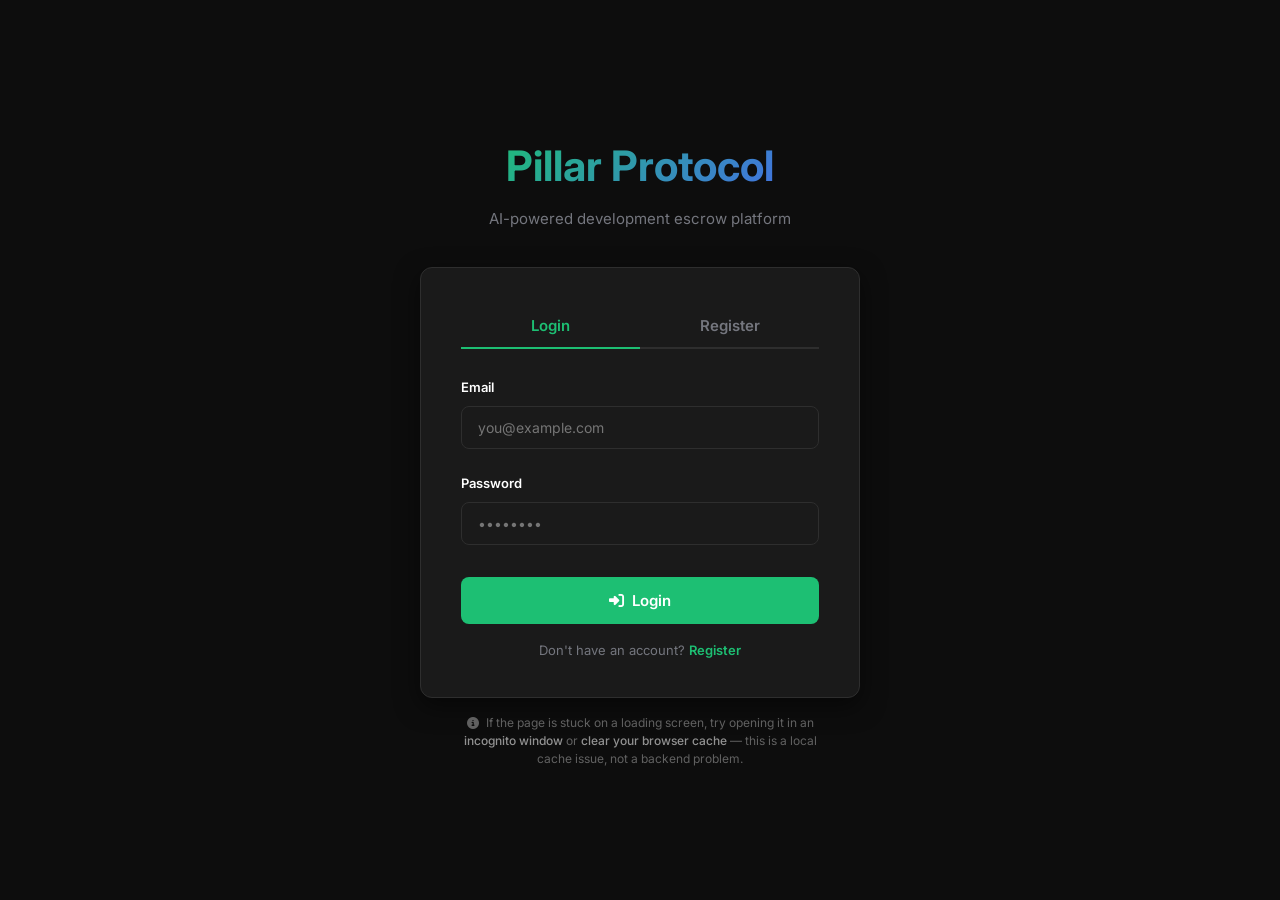
<file: index.html>
<!DOCTYPE html>
<html lang="en">
<head>
    <meta charset="UTF-8">
    <meta name="viewport" content="width=device-width, initial-scale=1.0">
    <title>Pillar Protocol - AI Development Platform</title>
    <link rel="preconnect" href="https://fonts.googleapis.com">
    <link rel="preconnect" href="https://fonts.gstatic.com" crossorigin>
    <link href="https://fonts.googleapis.com/css2?family=Inter:wght@300;400;500;600;700&display=swap" rel="stylesheet">
    <link rel="stylesheet" href="https://cdnjs.cloudflare.com/ajax/libs/font-awesome/6.4.0/css/all.min.css">
    <link rel="stylesheet" href="style.css">
</head>
<body>

    <!-- ===================== AUTH SCREEN ===================== -->
    <div id="auth-screen" class="auth-screen">
        <div class="auth-hero">
            <h1 class="auth-logo">Pillar Protocol</h1>
            <p class="auth-tagline">AI-powered development escrow platform</p>
        </div>

        <div class="auth-card">
            <!-- Tab switcher -->
            <div class="auth-tabs">
                <button class="auth-tab active" onclick="switchAuthTab('login')">Login</button>
                <button class="auth-tab" onclick="switchAuthTab('register')">Register</button>
            </div>

            <!-- LOGIN FORM -->
            <div id="login-form" class="auth-form active">
                <div class="form-group">
                    <label>Email</label>
                    <input type="email" id="login-email" class="form-input" placeholder="you@example.com">
                </div>
                <div class="form-group">
                    <label>Password</label>
                    <input type="password" id="login-password" class="form-input" placeholder="••••••••">
                </div>
                <button class="btn btn-primary auth-submit-btn" onclick="doLogin()">
                    <i class="fas fa-sign-in-alt"></i> Login
                </button>
                <p class="auth-switch-hint">Don't have an account? <a href="#" onclick="switchAuthTab('register')">Register</a></p>
            </div>

            <!-- REGISTER FORM -->
            <div id="register-form" class="auth-form">
                <!-- Role selector -->
                <div class="auth-role-selector">
                    <button class="auth-role-btn active" id="reg-role-client" onclick="selectRegRole('client')">
                        <i class="fas fa-briefcase"></i> Client
                    </button>
                    <button class="auth-role-btn" id="reg-role-developer" onclick="selectRegRole('developer')">
                        <i class="fas fa-code"></i> Developer
                    </button>
                </div>
                <input type="hidden" id="reg-role" value="client">

                <div class="form-group">
                    <label>Full Name</label>
                    <input type="text" id="reg-name" class="form-input" placeholder="John Doe">
                </div>
                <div class="form-group">
                    <label>Email</label>
                    <input type="email" id="reg-email" class="form-input" placeholder="you@example.com">
                </div>
                <div class="form-group">
                    <label>Password</label>
                    <input type="password" id="reg-password" class="form-input" placeholder="Min 6 characters">
                </div>

                <!-- Developer-only field -->
                <div id="dev-threshold-group" class="form-group" style="display:none;">
                    <label>Monthly Payment Threshold (₹ INR)</label>
                    <input type="number" id="reg-threshold" class="form-input" placeholder="e.g. 672000" min="1000">
                    <small class="field-hint" id="threshold-hint"></small>
                </div>

                <button class="btn btn-primary auth-submit-btn" onclick="doRegister()">
                    <i class="fas fa-user-plus"></i> Create Account
                </button>
                <p class="auth-switch-hint">Already have an account? <a href="#" onclick="switchAuthTab('login')">Login</a></p>
            </div>
        </div>

        <p class="auth-cache-notice">
            <i class="fas fa-info-circle"></i>
            If the page is stuck on a loading screen, try opening it in an <strong>incognito window</strong> or <strong>clear your browser cache</strong> — this is a local cache issue, not a backend problem.
        </p>
    </div>

    <!-- ===================== CLIENT APP ===================== -->
    <div id="client-app" class="app-container" style="display:none;">
        <aside class="sidebar">
            <div class="sidebar-header">
                <h1 class="logo">Pillar</h1>
                <p class="logo-subtitle">Protocol</p>
            </div>
            <nav class="sidebar-nav">
                <button class="nav-item active" data-tab="c-dashboard">
                    <i class="fas fa-th-large"></i><span>Dashboard</span>
                </button>
                <button class="nav-item" data-tab="c-vendors">
                    <i class="fas fa-users"></i><span>Vendors</span>
                </button>
                <button class="nav-item" data-tab="c-plan">
                    <i class="fas fa-compass"></i><span>Plan</span>
                </button>
                <button class="nav-item" data-tab="c-payment">
                    <i class="fas fa-credit-card"></i><span>Payment</span>
                </button>
            </nav>
            <div class="sidebar-footer">
                <div class="user-info">
                    <div class="user-avatar" id="client-avatar-initials" style="background:var(--accent-primary);color:#fff;font-weight:700;font-size:16px;">C</div>
                    <div class="user-details">
                        <span class="role-label">Client</span>
                        <span id="client-display-name" style="font-size:13px;color:var(--text-primary);display:block;font-weight:500;">—</span>
                        <span id="client-display-email" style="font-size:11px;color:var(--text-muted);display:block;">—</span>
                        <!-- hidden input kept for compatibility -->
                        <input type="hidden" id="client-user-id" value="">
                    </div>
                </div>
                <button class="btn-switch-role" onclick="clientSwitchTab('c-profile')" style="margin-top:8px;">
                    <i class="fas fa-user-circle"></i> Profile
                </button>
                <button class="btn-switch-role" onclick="logout()" style="margin-top:6px;border-color:var(--error);color:var(--error);">
                    <i class="fas fa-sign-out-alt"></i> Logout
                </button>
            </div>
        </aside>

        <main class="main-content">

            <!-- CLIENT: Dashboard -->
            <div class="tab-content active" id="c-dashboard-tab">
                <div class="content-header">
                    <div><h2>My Orders</h2><p class="text-muted">Track all your projects and milestones</p></div>
                    <div style="display:flex;gap:8px;">
                        <button class="btn btn-secondary" onclick="loadClientDashboard()">
                            <i class="fas fa-sync"></i> Refresh
                        </button>
                        <button class="btn btn-primary" onclick="clientSwitchTab('c-plan')">
                            <i class="fas fa-plus"></i> New Project
                        </button>
                    </div>
                </div>
                <div id="client-orders-list">
                    <div class="empty-state">
                        <i class="fas fa-folder-open"></i>
                        <p>No projects yet. Start by creating a plan.</p>
                        <button class="btn btn-primary" onclick="clientSwitchTab('c-plan')">Create Project</button>
                    </div>
                </div>
            </div>

            <!-- CLIENT: Plan -->
            <div class="tab-content" id="c-plan-tab">
                <div class="content-header">
                    <div><h2>Project Planning</h2><p class="text-muted">Collaborate with AI to structure your project</p></div>
                    <button class="btn-icon" onclick="startNewConversation()" title="New Conversation">
                        <i class="fas fa-plus"></i>
                    </button>
                </div>
                <div class="chat-layout">
                    <div class="chat-area">
                        <div id="chat-messages" class="chat-messages"></div>
                        <div id="typing-indicator" class="typing-indicator" style="display: none;">
                            <div class="typing-dots"><span></span><span></span><span></span></div>
                            <span class="typing-text">Architect Agent is thinking...</span>
                        </div>
                    </div>
                    <div class="chat-input-container">
                        <textarea id="chat-input" class="chat-input" rows="1" placeholder="Describe your project or request changes..."></textarea>
                        <button class="btn-send" onclick="sendChatMessage()"><i class="fas fa-paper-plane"></i></button>
                    </div>
                    <div id="action-buttons" class="action-bar" style="display: none;">
                        <button class="btn btn-success" onclick="finalizeChecklist()">
                            <i class="fas fa-check"></i> Finalize Checklist
                        </button>
                        <button class="btn btn-secondary" onclick="showEstimatedPrice()">
                            <i class="fas fa-dollar-sign"></i> Show Price
                        </button>
                    </div>
                </div>
                <div id="current-milestones" class="milestones-section"></div>
            </div>

            <!-- CLIENT: Payment -->
            <div class="tab-content" id="c-payment-tab">
                <div class="content-header">
                    <div><h2>Payment</h2><p class="text-muted">Review and confirm your project payment</p></div>
                </div>
                <div id="payment-summary" class="payment-container"></div>
                <div id="payment-gateway" class="payment-gateway" style="display: none;">
                    <h3>Payment Gateway</h3>
                    <div class="payment-form">
                        <div class="form-group">
                            <label>Card Number</label>
                            <input type="text" class="form-input" placeholder="1234 5678 9012 3456" maxlength="19" id="card-number">
                        </div>
                        <div class="form-row">
                            <div class="form-group">
                                <label>Expiry Date</label>
                                <input type="text" class="form-input" placeholder="MM/YY" maxlength="5" id="card-expiry">
                            </div>
                            <div class="form-group">
                                <label>CVV</label>
                                <input type="text" class="form-input" placeholder="123" maxlength="3" id="card-cvv">
                            </div>
                        </div>
                        <div class="form-group">
                            <label>Cardholder Name</label>
                            <input type="text" class="form-input" placeholder="John Doe" id="card-name">
                        </div>
                    </div>
                </div>
                <div class="action-bar">
                    <button class="btn btn-success" onclick="confirmPayment()">
                        <i class="fas fa-check-circle"></i> Confirm Payment
                    </button>
                    <button class="btn btn-secondary" onclick="goBackToEdit()">
                        <i class="fas fa-arrow-left"></i> Back to Edit
                    </button>
                </div>
                <div id="payment-result"></div>
            </div>

            <!-- CLIENT: Vendors -->
            <div class="tab-content" id="c-vendors-tab">
                <div class="content-header">
                    <div><h2>Vendors</h2><p class="text-muted">Browse available developers and their reputation</p></div>
                </div>
                <div id="vendors-list" class="vendors-grid"></div>
            </div>

            <!-- CLIENT: Profile -->
            <div class="tab-content" id="c-profile-tab">
                <div class="content-header">
                    <div><h2>My Profile</h2><p class="text-muted">Your account details</p></div>
                </div>
                <div class="profile-card">
                    <div class="profile-avatar" id="client-profile-avatar">C</div>
                    <div class="profile-info">
                        <div class="profile-row"><span class="profile-label">Name</span><span id="profile-client-name">—</span></div>
                        <div class="profile-row"><span class="profile-label">Email</span><span id="profile-client-email">—</span></div>
                        <div class="profile-row"><span class="profile-label">Role</span><span class="status-badge status-released">Client</span></div>
                        <div class="profile-row"><span class="profile-label">User ID</span><code id="profile-client-id" style="font-size:12px;color:var(--text-muted)">—</code></div>
                    </div>
                </div>
            </div>

        </main>
    </div>

    <!-- ===================== DEVELOPER APP ===================== -->
    <div id="developer-app" class="app-container" style="display:none;">
        <aside class="sidebar">
            <div class="sidebar-header">
                <h1 class="logo">Pillar</h1>
                <p class="logo-subtitle">Protocol</p>
            </div>
            <nav class="sidebar-nav">
                <button class="nav-item active" data-tab="d-dashboard">
                    <i class="fas fa-th-large"></i><span>Dashboard</span>
                </button>
                <button class="nav-item" data-tab="d-submit">
                    <i class="fas fa-code"></i><span>Submit</span>
                </button>
                <button class="nav-item" data-tab="d-payout">
                    <i class="fas fa-wallet"></i><span>Payout</span>
                </button>
                <button class="nav-item" data-tab="d-messages">
                    <i class="fas fa-comments"></i><span>Messages</span>
                </button>
                <button class="nav-item" data-tab="d-projects">
                    <i class="fas fa-folder-open"></i><span>Projects</span>
                </button>
                <button class="nav-item" data-tab="d-reputation">
                    <i class="fas fa-star"></i><span>Reputation</span>
                </button>
            </nav>
            <div class="sidebar-footer">
                <div class="user-info">
                    <div class="user-avatar" id="dev-avatar-initials" style="background:var(--info);color:#fff;font-weight:700;font-size:16px;">D</div>
                    <div class="user-details">
                        <span class="role-label">Developer</span>
                        <span id="dev-display-name" style="font-size:13px;color:var(--text-primary);display:block;font-weight:500;">—</span>
                        <span id="dev-display-email" style="font-size:11px;color:var(--text-muted);display:block;">—</span>
                        <input type="hidden" id="dev-user-id" value="">
                    </div>
                </div>
                <button class="btn-switch-role" onclick="devSwitchTab('d-profile')" style="margin-top:8px;">
                    <i class="fas fa-user-circle"></i> Profile
                </button>
                <button class="btn-switch-role" onclick="logout()" style="margin-top:6px;border-color:var(--error);color:var(--error);">
                    <i class="fas fa-sign-out-alt"></i> Logout
                </button>
            </div>
        </aside>

        <main class="main-content">

            <!-- DEV: Dashboard -->
            <div class="tab-content active" id="d-dashboard-tab">
                <div class="content-header">
                    <div><h2>My Work</h2><p class="text-muted">All assigned milestones and their status</p></div>
                    <button class="btn btn-secondary" onclick="loadDevDashboard()">
                        <i class="fas fa-sync"></i> Refresh
                    </button>
                </div>
                <div id="dev-work-list">
                    <div class="empty-state">
                        <i class="fas fa-tasks"></i>
                        <p>Loading your work...</p>
                    </div>
                </div>
            </div>

            <!-- DEV: Submit -->
            <div class="tab-content" id="d-submit-tab">
                <div class="content-header">
                    <div><h2>Submit Code</h2><p class="text-muted">Upload your code or fetch from GitHub for review</p></div>
                </div>
                <div class="form-container">
                    <div class="form-group">
                        <label>Project ID</label>
                        <input type="text" id="submit-project-id" class="form-input" placeholder="Enter project ID">
                        <button class="btn btn-secondary" style="margin-top: 8px;" onclick="loadProjectMilestones()">
                            <i class="fas fa-sync"></i> Load Milestones
                        </button>
                    </div>
                    <div id="milestone-selector" style="display: none; margin-bottom: 24px;">
                        <label>Select Milestone</label>
                        <div id="milestone-list" class="milestone-selector-list"></div>
                    </div>
                    <div class="form-group">
                        <label>Milestone ID</label>
                        <input type="text" id="submit-milestone-id" class="form-input" placeholder="Enter milestone ID or select above">
                    </div>
                    <div class="submit-tabs">
                        <button class="submit-tab-btn active" data-submit-tab="upload">
                            <i class="fas fa-upload"></i> Upload Files
                        </button>
                        <button class="submit-tab-btn" data-submit-tab="github">
                            <i class="fab fa-github"></i> Fetch from GitHub
                        </button>
                    </div>
                    <div id="upload-section" class="submit-section active">
                        <div class="form-group">
                            <label>Code Files</label>
                            <div class="file-upload-area">
                                <input type="file" id="code-files" multiple accept=".py,.js,.ts,.java,.cpp,.c,.go,.rs,.jsx,.tsx,.html,.css" hidden>
                                <button class="btn btn-secondary" onclick="document.getElementById('code-files').click()">
                                    <i class="fas fa-upload"></i> Choose Files
                                </button>
                                <div id="file-list" class="file-list"></div>
                            </div>
                        </div>
                    </div>
                    <div id="github-section" class="submit-section">
                        <div class="form-group">
                            <label>GitHub Repository URL</label>
                            <input type="text" id="github-repo" class="form-input" placeholder="https://github.com/username/repo">
                        </div>
                        <div class="form-group">
                            <label>Branch (optional)</label>
                            <input type="text" id="github-branch" class="form-input" placeholder="main" value="main">
                        </div>
                        <div class="form-group">
                            <label>Path (optional)</label>
                            <input type="text" id="github-path" class="form-input" placeholder="src/ (leave empty for root)">
                        </div>
                        <button class="btn btn-secondary" onclick="fetchFromGitHub()">
                            <i class="fab fa-github"></i> Fetch Repository
                        </button>
                        <div id="github-status" class="status-message"></div>
                    </div>
                    <button class="btn btn-primary" onclick="submitCode()">
                        <i class="fas fa-paper-plane"></i> Submit for Review
                    </button>
                    <div id="submit-result" class="result-container"></div>
                    <div id="pfi-gauge-container" class="pfi-container" style="display: none;">
                        <h3>Performance Score</h3>
                        <div class="pfi-score-display">
                            <div class="pfi-circle">
                                <span id="pfi-score" class="pfi-number">0</span>
                            </div>
                            <p class="text-muted">Your reputation score</p>
                        </div>
                    </div>
                </div>
            </div>

            <!-- DEV: Payout -->
            <div class="tab-content" id="d-payout-tab">
                <div class="content-header">
                    <div><h2>Payout</h2><p class="text-muted">Your earnings from completed milestones</p></div>
                    <button class="btn btn-secondary" onclick="loadPayoutPage()">
                        <i class="fas fa-sync"></i> Refresh
                    </button>
                </div>
                <div id="payout-content">
                    <div class="empty-state"><i class="fas fa-spinner fa-spin"></i><p>Loading earnings...</p></div>
                </div>
            </div>

            <!-- DEV: Messages -->
            <div class="tab-content" id="d-messages-tab">
                <div class="content-header">
                    <div><h2>Messages</h2><p class="text-muted">Chat with your clients</p></div>
                    <button class="btn btn-secondary" onclick="loadDevMessages()">
                        <i class="fas fa-sync"></i> Refresh
                    </button>
                </div>
                <div id="dev-messages-list">
                    <div class="empty-state"><i class="fas fa-comments"></i><p>No conversations yet.</p></div>
                </div>
            </div>

            <!-- DEV: Projects -->
            <div class="tab-content" id="d-projects-tab">
                <div class="content-header">
                    <div><h2>Projects</h2><p class="text-muted">View and manage project details</p></div>
                </div>
                <div class="form-container">
                    <div class="form-group">
                        <label>Project ID</label>
                        <div class="input-group">
                            <input type="text" id="view-project-id" class="form-input" placeholder="Enter project ID">
                            <button class="btn btn-primary" onclick="viewProject()">
                                <i class="fas fa-search"></i> Load
                            </button>
                        </div>
                    </div>
                    <div id="project-result" class="result-container"></div>
                </div>
            </div>

            <!-- DEV: Reputation -->
            <div class="tab-content" id="d-reputation-tab">
                <div class="content-header">
                    <div><h2>My Reputation</h2><p class="text-muted">Your performance history and score</p></div>
                </div>
                <div class="form-container">
                    <div class="form-group">
                        <label>User ID</label>
                        <div class="input-group">
                            <input type="text" id="reputation-user-id" class="form-input" placeholder="Enter user ID">
                            <button class="btn btn-primary" onclick="viewReputation()">
                                <i class="fas fa-search"></i> Load
                            </button>
                        </div>
                    </div>
                    <div id="reputation-result" class="result-container"></div>
                </div>
            </div>

            <!-- DEV: Profile -->
            <div class="tab-content" id="d-profile-tab">
                <div class="content-header">
                    <div><h2>My Profile</h2><p class="text-muted">Your account details</p></div>
                </div>
                <div class="profile-card">
                    <div class="profile-avatar" id="dev-profile-avatar">D</div>
                    <div class="profile-info">
                        <div class="profile-row"><span class="profile-label">Name</span><span id="profile-dev-name">—</span></div>
                        <div class="profile-row"><span class="profile-label">Email</span><span id="profile-dev-email">—</span></div>
                        <div class="profile-row"><span class="profile-label">Role</span><span class="status-badge status-locked">Developer</span></div>
                        <div class="profile-row"><span class="profile-label">User ID</span><code id="profile-dev-id" style="font-size:12px;color:var(--text-muted)">—</code></div>
                        <div class="profile-row" id="profile-threshold-row">
                            <span class="profile-label">Payment Threshold</span>
                            <span id="profile-dev-threshold">—</span>
                        </div>
                        <div class="profile-row" id="profile-rate-row">
                            <span class="profile-label">Hourly Rate</span>
                            <span id="profile-dev-rate">—</span>
                        </div>
                    </div>
                </div>
            </div>

        </main>
    </div>

    <!-- Chat Modal -->
    <div id="chat-modal" style="display:none;position:fixed;inset:0;z-index:1000;background:rgba(0,0,0,0.6);align-items:center;justify-content:center;">
        <div style="background:var(--bg-secondary);border-radius:16px;width:min(480px,95vw);height:560px;display:flex;flex-direction:column;box-shadow:0 24px 64px rgba(0,0,0,0.5);">
            <div style="padding:16px 20px;border-bottom:1px solid rgba(255,255,255,0.08);display:flex;justify-content:space-between;align-items:center;">
                <div>
                    <div style="font-weight:600;font-size:15px;" id="chat-modal-title">Chat</div>
                    <div style="font-size:12px;color:var(--text-muted);" id="chat-modal-subtitle"></div>
                </div>
                <button onclick="closeChatModal()" style="background:none;border:none;color:var(--text-muted);cursor:pointer;font-size:18px;"><i class="fas fa-times"></i></button>
            </div>
            <div id="chat-modal-messages" style="flex:1;overflow-y:auto;padding:16px;display:flex;flex-direction:column;gap:10px;"></div>
            <div style="padding:12px 16px;border-top:1px solid rgba(255,255,255,0.08);display:flex;gap:8px;">
                <input id="chat-modal-input" class="form-input" placeholder="Type a message…" style="flex:1;" onkeydown="if(event.key==='Enter')sendChatModalMessage()">
                <button class="btn btn-primary" onclick="sendChatModalMessage()" style="padding:8px 16px;"><i class="fas fa-paper-plane"></i></button>
            </div>
        </div>
    </div>

    <!-- Loading Overlay -->
    <div id="loading" class="loading-overlay" style="display: none;">
        <div class="spinner"></div>
    </div>

    <!-- Toast Notification Container -->
    <div id="toast-container" class="toast-container"></div>

    <script src="script.js"></script>
</body>
</html>
</file>
<file: style.css>
/* Fiverr-inspired Dark Mode - Clean Professional UI */

:root {
    --bg-primary: #0d0d0d;
    --bg-secondary: #1a1a1a;
    --bg-tertiary: #222222;
    --bg-hover: #2a2a2a;
    
    --text-primary: #ffffff;
    --text-secondary: #b5b5b5;
    --text-muted: #74767e;
    
    --accent-primary: #1dbf73;
    --accent-hover: #19a463;
    --accent-light: rgba(29, 191, 115, 0.1);
    
    --border-color: #2e2e2e;
    --border-light: #404145;
    
    --success: #1dbf73;
    --warning: #ffbe5b;
    --error: #f74040;
    --info: #446ee7;
    
    --accent-green: #1dbf73;
    --accent-red: #f74040;
    
    --shadow-sm: 0 1px 3px rgba(0, 0, 0, 0.3);
    --shadow-md: 0 4px 12px rgba(0, 0, 0, 0.4);
    --shadow-lg: 0 8px 24px rgba(0, 0, 0, 0.5);
    
    --radius-sm: 4px;
    --radius-md: 8px;
    --radius-lg: 12px;
    
    --transition: all 0.2s ease;
}

* {
    margin: 0;
    padding: 0;
    box-sizing: border-box;
}

body {
    font-family: 'Inter', -apple-system, BlinkMacSystemFont, 'Segoe UI', sans-serif;
    background: var(--bg-primary);
    color: var(--text-primary);
    line-height: 1.6;
    overflow-x: hidden;
}

/* App Layout */
.app-container {
    display: flex;
    height: 100vh;
    overflow: hidden;
}

/* Sidebar */
.sidebar {
    width: 240px;
    background: var(--bg-secondary);
    border-right: 1px solid var(--border-color);
    display: flex;
    flex-direction: column;
    flex-shrink: 0;
}

.sidebar-header {
    padding: 24px 20px;
    border-bottom: 1px solid var(--border-color);
}

.logo {
    font-size: 24px;
    font-weight: 700;
    color: var(--text-primary);
    letter-spacing: -0.5px;
}

.logo-subtitle {
    font-size: 12px;
    color: var(--text-muted);
    font-weight: 500;
    text-transform: uppercase;
    letter-spacing: 1px;
    margin-top: 2px;
}

.sidebar-nav {
    flex: 1;
    padding: 16px 12px;
    overflow-y: auto;
}

.nav-item {
    display: flex;
    align-items: center;
    gap: 12px;
    width: 100%;
    padding: 12px 16px;
    background: transparent;
    border: none;
    border-radius: var(--radius-md);
    color: var(--text-secondary);
    font-size: 14px;
    font-weight: 500;
    cursor: pointer;
    transition: var(--transition);
    margin-bottom: 4px;
}

.nav-item:hover {
    background: var(--bg-hover);
    color: var(--text-primary);
}

.nav-item.active {
    background: var(--accent-light);
    color: var(--accent-primary);
}

.nav-item i {
    width: 20px;
    font-size: 16px;
}

.sidebar-footer {
    padding: 16px;
    border-top: 1px solid var(--border-color);
}

.user-info {
    display: flex;
    align-items: center;
    gap: 12px;
}

.user-avatar {
    width: 40px;
    height: 40px;
    border-radius: 50%;
    background: var(--bg-tertiary);
    display: flex;
    align-items: center;
    justify-content: center;
    color: var(--text-muted);
    flex-shrink: 0;
}

.user-details {
    flex: 1;
    min-width: 0;
}

.user-id-input {
    width: 100%;
    background: transparent;
    border: none;
    color: var(--text-primary);
    font-size: 13px;
    font-family: 'Inter', sans-serif;
    outline: none;
}

/* Main Content */
.main-content {
    flex: 1;
    overflow-y: auto;
    background: var(--bg-primary);
}

.tab-content {
    display: none;
    padding: 32px;
    max-width: 1200px;
    margin: 0 auto;
}

.tab-content.active {
    display: block;
    animation: fadeIn 0.2s ease;
}

@keyframes fadeIn {
    from {
        opacity: 0;
        transform: translateY(8px);
    }
    to {
        opacity: 1;
        transform: translateY(0);
    }
}

.content-header {
    display: flex;
    justify-content: space-between;
    align-items: flex-start;
    margin-bottom: 32px;
}

.content-header h2 {
    font-size: 28px;
    font-weight: 700;
    color: var(--text-primary);
    margin-bottom: 4px;
}

.text-muted {
    color: var(--text-muted);
    font-size: 14px;
}

/* Buttons */
.btn {
    display: inline-flex;
    align-items: center;
    gap: 8px;
    padding: 12px 24px;
    border: none;
    border-radius: var(--radius-md);
    font-size: 14px;
    font-weight: 600;
    font-family: 'Inter', sans-serif;
    cursor: pointer;
    transition: var(--transition);
    white-space: nowrap;
}

.btn-primary {
    background: var(--accent-primary);
    color: white;
}

.btn-primary:hover {
    background: var(--accent-hover);
    transform: translateY(-1px);
    box-shadow: var(--shadow-md);
}

.btn-secondary {
    background: var(--bg-tertiary);
    color: var(--text-primary);
    border: 1px solid var(--border-light);
}

.btn-secondary:hover {
    background: var(--bg-hover);
    border-color: var(--border-light);
}

.btn-success {
    background: var(--success);
    color: white;
}

.btn-success:hover {
    background: var(--accent-hover);
    transform: translateY(-1px);
}

.btn-icon {
    width: 40px;
    height: 40px;
    padding: 0;
    display: flex;
    align-items: center;
    justify-content: center;
    background: var(--bg-tertiary);
    border: 1px solid var(--border-light);
    border-radius: var(--radius-md);
    color: var(--text-secondary);
    cursor: pointer;
    transition: var(--transition);
}

.btn-icon:hover {
    background: var(--bg-hover);
    color: var(--text-primary);
}

.action-bar {
    display: flex;
    gap: 12px;
    margin-top: 24px;
    padding: 20px;
    background: var(--bg-secondary);
    border-radius: var(--radius-lg);
    border: 1px solid var(--border-color);
}

/* Chat Layout */
.chat-layout {
    background: var(--bg-secondary);
    border: 1px solid var(--border-color);
    border-radius: var(--radius-lg);
    overflow: hidden;
}

.chat-area {
    height: 500px;
    overflow-y: auto;
    padding: 24px;
}

.chat-messages {
    display: flex;
    flex-direction: column;
    gap: 16px;
}

.chat-message {
    max-width: 80%;
    padding: 16px;
    border-radius: var(--radius-lg);
    animation: slideUp 0.2s ease;
}

@keyframes slideUp {
    from {
        opacity: 0;
        transform: translateY(12px);
    }
    to {
        opacity: 1;
        transform: translateY(0);
    }
}

.chat-message.user {
    align-self: flex-end;
    background: var(--accent-primary);
    color: white;
    border-bottom-right-radius: 4px;
}

.chat-message.assistant {
    align-self: flex-start;
    background: var(--bg-tertiary);
    border: 1px solid var(--border-color);
    border-bottom-left-radius: 4px;
}

.message-header {
    font-size: 12px;
    font-weight: 600;
    text-transform: uppercase;
    letter-spacing: 0.5px;
    margin-bottom: 8px;
    opacity: 0.7;
}

.message-content {
    font-size: 14px;
    line-height: 1.6;
    white-space: pre-wrap;
}

.milestones-preview {
    margin-top: 16px;
    padding-top: 16px;
    border-top: 1px solid var(--border-color);
}

.milestone-preview {
    padding: 12px;
    background: var(--bg-primary);
    border-radius: var(--radius-md);
    margin-bottom: 8px;
    border-left: 3px solid var(--accent-primary);
}

.milestone-preview strong {
    display: block;
    color: var(--text-primary);
    margin-bottom: 4px;
}

.milestone-preview p {
    font-size: 13px;
    color: var(--text-secondary);
    margin: 4px 0;
}

.milestone-preview small {
    font-size: 12px;
    color: var(--text-muted);
}

/* Chat Input */
.chat-input-container {
    display: flex;
    gap: 12px;
    padding: 20px;
    border-top: 1px solid var(--border-color);
    background: var(--bg-tertiary);
}

.chat-input {
    flex: 1;
    padding: 12px 16px;
    background: var(--bg-primary);
    border: 1px solid var(--border-color);
    border-radius: var(--radius-md);
    color: var(--text-primary);
    font-size: 14px;
    font-family: 'Inter', sans-serif;
    resize: none;
    outline: none;
    transition: var(--transition);
    max-height: 120px;
}

.chat-input:focus {
    border-color: var(--accent-primary);
}

.btn-send {
    width: 48px;
    height: 48px;
    padding: 0;
    display: flex;
    align-items: center;
    justify-content: center;
    background: var(--accent-primary);
    border: none;
    border-radius: var(--radius-md);
    color: white;
    cursor: pointer;
    transition: var(--transition);
}

.btn-send:hover {
    background: var(--accent-hover);
    transform: scale(1.05);
}

/* Milestones Section */
.milestones-section {
    margin-top: 32px;
}

.milestones-section h3 {
    font-size: 18px;
    font-weight: 600;
    margin-bottom: 16px;
    color: var(--text-primary);
}

.milestone-card {
    background: var(--bg-secondary);
    border: 1px solid var(--border-color);
    border-radius: var(--radius-lg);
    padding: 20px;
    margin-bottom: 16px;
    transition: var(--transition);
}

.milestone-card:hover {
    border-color: var(--border-light);
    box-shadow: var(--shadow-sm);
}

.milestone-header {
    display: flex;
    justify-content: space-between;
    align-items: center;
    margin-bottom: 12px;
}

.milestone-title {
    font-size: 16px;
    font-weight: 600;
    color: var(--text-primary);
}

.milestone-description {
    font-size: 14px;
    color: var(--text-secondary);
    margin-bottom: 16px;
    line-height: 1.6;
}

.status-badge {
    display: inline-block;
    padding: 4px 12px;
    border-radius: 12px;
    font-size: 11px;
    font-weight: 600;
    text-transform: uppercase;
    letter-spacing: 0.5px;
}

.status-pending {
    background: rgba(255, 190, 91, 0.15);
    color: var(--warning);
}

.status-locked {
    background: rgba(68, 110, 231, 0.15);
    color: var(--info);
}

.status-released {
    background: rgba(29, 191, 115, 0.15);
    color: var(--success);
}

.status-disputed {
    background: rgba(247, 64, 64, 0.15);
    color: var(--error);
}

.status-draft {
    background: rgba(181, 181, 181, 0.15);
    color: var(--text-muted);
}

.requirements-list {
    list-style: none;
    margin-top: 12px;
}

.requirements-list li {
    padding: 8px 0;
    padding-left: 24px;
    position: relative;
    font-size: 13px;
    color: var(--text-secondary);
}

.requirements-list li:before {
    content: "•";
    position: absolute;
    left: 8px;
    color: var(--accent-primary);
    font-weight: bold;
}

/* Forms */
.form-container {
    max-width: 600px;
}

.form-group {
    margin-bottom: 24px;
}

.form-group label {
    display: block;
    font-size: 13px;
    font-weight: 600;
    color: var(--text-primary);
    margin-bottom: 8px;
}

.form-input {
    width: 100%;
    padding: 12px 16px;
    background: var(--bg-secondary);
    border: 1px solid var(--border-color);
    border-radius: var(--radius-md);
    color: var(--text-primary);
    font-size: 14px;
    font-family: 'Inter', sans-serif;
    transition: var(--transition);
    outline: none;
}

.form-input:focus {
    border-color: var(--accent-primary);
    background: var(--bg-tertiary);
}

.input-group {
    display: flex;
    gap: 12px;
}

.input-group .form-input {
    flex: 1;
}

/* File Upload */
.file-upload-area {
    padding: 24px;
    background: var(--bg-secondary);
    border: 2px dashed var(--border-color);
    border-radius: var(--radius-lg);
    text-align: center;
    transition: var(--transition);
}

.file-upload-area:hover {
    border-color: var(--border-light);
}

.file-list {
    margin-top: 16px;
    text-align: left;
}

.file-list p {
    font-size: 13px;
    font-weight: 600;
    color: var(--text-primary);
    margin-bottom: 8px;
}

.file-list div {
    padding: 8px 12px;
    background: var(--bg-tertiary);
    border-radius: var(--radius-sm);
    font-size: 13px;
    color: var(--text-secondary);
    margin-bottom: 4px;
}

/* Payment */
.payment-container {
    background: var(--bg-secondary);
    border: 1px solid var(--border-color);
    border-radius: var(--radius-lg);
    padding: 32px;
    margin-bottom: 24px;
}

.payment-container h3 {
    font-size: 20px;
    font-weight: 600;
    margin-bottom: 24px;
}

.payment-details {
    background: var(--bg-tertiary);
    padding: 20px;
    border-radius: var(--radius-md);
    margin-bottom: 24px;
}

.payment-details p {
    display: flex;
    justify-content: space-between;
    padding: 8px 0;
    font-size: 14px;
}

.price-highlight {
    font-size: 32px;
    font-weight: 700;
    color: var(--accent-primary);
}

.payment-milestone {
    display: flex;
    justify-content: space-between;
    padding: 12px;
    background: var(--bg-tertiary);
    border-radius: var(--radius-md);
    margin-bottom: 8px;
    font-size: 14px;
}

/* PFI Score */
.pfi-container {
    margin-top: 32px;
    padding: 32px;
    background: var(--bg-secondary);
    border: 1px solid var(--border-color);
    border-radius: var(--radius-lg);
    text-align: center;
}

.pfi-score-display {
    margin-top: 24px;
}

.pfi-circle {
    width: 160px;
    height: 160px;
    margin: 0 auto;
    border-radius: 50%;
    background: linear-gradient(135deg, var(--accent-primary), var(--info));
    display: flex;
    align-items: center;
    justify-content: center;
    box-shadow: var(--shadow-lg);
    position: relative;
}

.pfi-circle::before {
    content: '';
    position: absolute;
    inset: 8px;
    background: var(--bg-secondary);
    border-radius: 50%;
}

.pfi-number {
    position: relative;
    z-index: 1;
    font-size: 48px;
    font-weight: 700;
    color: var(--text-primary);
}

/* Result Containers */
.result-container {
    margin-top: 24px;
}

.success-message {
    padding: 16px;
    background: rgba(29, 191, 115, 0.1);
    border: 1px solid var(--success);
    border-radius: var(--radius-md);
    color: var(--success);
    font-size: 14px;
}

.error-message {
    padding: 16px;
    background: rgba(247, 64, 64, 0.1);
    border: 1px solid var(--error);
    border-radius: var(--radius-md);
    color: var(--error);
    font-size: 14px;
}

/* Loading Overlay */
.loading-overlay {
    position: fixed;
    inset: 0;
    background: rgba(13, 13, 13, 0.9);
    display: flex;
    align-items: center;
    justify-content: center;
    z-index: 9999;
    backdrop-filter: blur(4px);
}

.spinner {
    width: 48px;
    height: 48px;
    border: 4px solid var(--bg-tertiary);
    border-top-color: var(--accent-primary);
    border-radius: 50%;
    animation: spin 0.8s linear infinite;
}

@keyframes spin {
    to {
        transform: rotate(360deg);
    }
}

/* Scrollbar */
::-webkit-scrollbar {
    width: 8px;
    height: 8px;
}

::-webkit-scrollbar-track {
    background: var(--bg-primary);
}

::-webkit-scrollbar-thumb {
    background: var(--bg-tertiary);
    border-radius: 4px;
}

::-webkit-scrollbar-thumb:hover {
    background: var(--bg-hover);
}

/* Responsive */
@media (max-width: 768px) {
    .sidebar {
        width: 200px;
    }
    
    .tab-content {
        padding: 20px;
    }
    
    .chat-message {
        max-width: 90%;
    }
    
    .action-bar {
        flex-direction: column;
    }
    
    .btn {
        width: 100%;
        justify-content: center;
    }
}

/* Milestone Selector */
.milestone-selector-list {
    display: flex;
    flex-direction: column;
    gap: 8px;
    margin-top: 12px;
}

.milestone-selector-item {
    padding: 12px 16px;
    background: var(--bg-secondary);
    border: 2px solid var(--border-color);
    border-radius: var(--radius-md);
    cursor: pointer;
    transition: var(--transition);
    display: flex;
    justify-content: space-between;
    align-items: center;
}

.milestone-selector-item:hover {
    border-color: var(--accent-primary);
    background: var(--bg-tertiary);
}

.milestone-selector-item.selected {
    border-color: var(--accent-primary);
    background: var(--accent-light);
}

.milestone-selector-title {
    font-weight: 600;
    color: var(--text-primary);
    font-size: 14px;
}

.milestone-selector-id {
    font-size: 12px;
    color: var(--text-muted);
    font-family: 'Courier New', monospace;
}

/* Typing Indicator */
.typing-indicator {
    display: flex;
    align-items: center;
    gap: 12px;
    padding: 16px;
    background: var(--bg-tertiary);
    border: 1px solid var(--border-color);
    border-radius: var(--radius-lg);
    max-width: 80%;
    margin-top: 16px;
    animation: slideUp 0.2s ease;
}

.typing-dots {
    display: flex;
    gap: 6px;
}

.typing-dots span {
    width: 8px;
    height: 8px;
    background: var(--accent-primary);
    border-radius: 50%;
    animation: typingBounce 1.4s infinite;
}

.typing-dots span:nth-child(2) {
    animation-delay: 0.2s;
}

.typing-dots span:nth-child(3) {
    animation-delay: 0.4s;
}

@keyframes typingBounce {
    0%, 60%, 100% {
        transform: translateY(0);
        opacity: 0.7;
    }
    30% {
        transform: translateY(-10px);
        opacity: 1;
    }
}

.typing-text {
    font-size: 13px;
    color: var(--text-muted);
    font-style: italic;
}

/* Toast Notifications */
.toast-container {
    position: fixed;
    top: 20px;
    right: 20px;
    z-index: 10000;
    display: flex;
    flex-direction: column;
    gap: 12px;
    max-width: 400px;
}

.toast {
    padding: 16px 20px;
    background: var(--bg-secondary);
    border: 1px solid var(--border-color);
    border-radius: var(--radius-lg);
    box-shadow: var(--shadow-lg);
    display: flex;
    align-items: center;
    gap: 12px;
    animation: slideInRight 0.3s ease;
}

@keyframes slideInRight {
    from {
        transform: translateX(400px);
        opacity: 0;
    }
    to {
        transform: translateX(0);
        opacity: 1;
    }
}

.toast.success {
    border-left: 4px solid var(--success);
}

.toast.error {
    border-left: 4px solid var(--error);
}

.toast.info {
    border-left: 4px solid var(--info);
}

.toast.warning {
    border-left: 4px solid var(--warning);
}

.toast-icon {
    font-size: 20px;
    flex-shrink: 0;
}

.toast.success .toast-icon {
    color: var(--success);
}

.toast.error .toast-icon {
    color: var(--error);
}

.toast.info .toast-icon {
    color: var(--info);
}

.toast.warning .toast-icon {
    color: var(--warning);
}

.toast-content {
    flex: 1;
}

.toast-title {
    font-weight: 600;
    font-size: 14px;
    margin-bottom: 4px;
}

.toast-message {
    font-size: 13px;
    color: var(--text-secondary);
}

.toast-close {
    background: none;
    border: none;
    color: var(--text-muted);
    cursor: pointer;
    font-size: 18px;
    padding: 0;
    width: 24px;
    height: 24px;
    display: flex;
    align-items: center;
    justify-content: center;
    border-radius: 4px;
    transition: var(--transition);
}

.toast-close:hover {
    background: var(--bg-hover);
    color: var(--text-primary);
}

/* Payment Gateway */
.payment-gateway {
    background: var(--bg-secondary);
    border: 1px solid var(--border-color);
    border-radius: var(--radius-lg);
    padding: 32px;
    margin-bottom: 24px;
}

.payment-gateway h3 {
    font-size: 18px;
    font-weight: 600;
    margin-bottom: 24px;
}

.payment-form {
    max-width: 500px;
}

.form-row {
    display: grid;
    grid-template-columns: 2fr 1fr;
    gap: 16px;
}

/* Submit Tabs */
.submit-tabs {
    display: flex;
    gap: 8px;
    margin-bottom: 24px;
    border-bottom: 2px solid var(--border-color);
}

.submit-tab-btn {
    display: flex;
    align-items: center;
    gap: 8px;
    padding: 12px 24px;
    background: transparent;
    border: none;
    border-bottom: 2px solid transparent;
    color: var(--text-secondary);
    font-size: 14px;
    font-weight: 500;
    cursor: pointer;
    transition: var(--transition);
    margin-bottom: -2px;
}

.submit-tab-btn:hover {
    color: var(--text-primary);
}

.submit-tab-btn.active {
    color: var(--accent-primary);
    border-bottom-color: var(--accent-primary);
}

.submit-section {
    display: none;
}

.submit-section.active {
    display: block;
}

.status-message {
    margin-top: 16px;
    padding: 12px;
    border-radius: var(--radius-md);
    font-size: 13px;
}

.status-message.success {
    background: rgba(29, 191, 115, 0.1);
    border: 1px solid var(--success);
    color: var(--success);
}

.status-message.error {
    background: rgba(247, 64, 64, 0.1);
    border: 1px solid var(--error);
    color: var(--error);
}

.status-message.info {
    background: rgba(68, 110, 231, 0.1);
    border: 1px solid var(--info);
    color: var(--info);
}

/* Empty state */
.empty-state {
    display: flex;
    flex-direction: column;
    align-items: center;
    justify-content: center;
    padding: 60px 20px;
    color: var(--text-muted);
    text-align: center;
    gap: 16px;
}

.empty-state i {
    font-size: 48px;
    opacity: 0.4;
}

.empty-state p {
    font-size: 14px;
    max-width: 300px;
}

/* btn-danger (not in clean section) */
.btn-danger {
    display: inline-flex;
    align-items: center;
    gap: 8px;
    padding: 8px 16px;
    background: rgba(247, 64, 64, 0.15);
    color: var(--error);
    border: 1px solid var(--error);
    border-radius: var(--radius-md);
    font-size: 13px;
    font-weight: 600;
    font-family: 'Inter', sans-serif;
    cursor: pointer;
    transition: var(--transition);
}

.btn-danger:hover {
    background: rgba(247, 64, 64, 0.25);
}

.btn-danger:disabled {
    opacity: 0.3;
    cursor: not-allowed;
}

/* ============================================
   ROLE SELECTION SCREEN
   ============================================ */

.role-screen {
    display: flex;
    flex-direction: column;
    align-items: center;
    justify-content: center;
    min-height: 100vh;
    background: var(--bg-primary);
    padding: 40px 20px;
}

.role-hero {
    text-align: center;
    margin-bottom: 48px;
}

.role-logo {
    font-size: 48px;
    font-weight: 700;
    background: linear-gradient(135deg, var(--accent-primary), var(--accent-hover));
    -webkit-background-clip: text;
    -webkit-text-fill-color: transparent;
    background-clip: text;
    margin: 0 0 8px 0;
}

.role-tagline {
    color: var(--text-muted);
    font-size: 16px;
    margin: 0;
}

.role-cards {
    display: flex;
    gap: 24px;
    flex-wrap: wrap;
    justify-content: center;
}

.role-card {
    background: var(--bg-secondary);
    border: 2px solid var(--border-color);
    border-radius: var(--radius-lg);
    padding: 40px 32px;
    width: 280px;
    text-align: center;
    cursor: pointer;
    transition: var(--transition);
}

.role-card:hover {
    border-color: var(--accent-primary);
    transform: translateY(-4px);
    box-shadow: 0 12px 40px rgba(99, 102, 241, 0.2);
}

.role-icon {
    font-size: 48px;
    color: var(--accent-primary);
    margin-bottom: 16px;
}

.role-card h2 {
    font-size: 20px;
    font-weight: 600;
    margin: 0 0 12px 0;
    color: var(--text-primary);
}

.role-card p {
    color: var(--text-muted);
    font-size: 14px;
    line-height: 1.6;
    margin: 0 0 24px 0;
}

.role-btn {
    width: 100%;
}

/* ============================================
   SIDEBAR ROLE ELEMENTS
   ============================================ */

.role-label {
    font-size: 11px;
    text-transform: uppercase;
    letter-spacing: 0.08em;
    color: var(--accent-primary);
    font-weight: 600;
    display: block;
    margin-bottom: 4px;
}

.btn-switch-role {
    width: 100%;
    padding: 8px 12px;
    background: transparent;
    border: 1px solid var(--border-color);
    border-radius: var(--radius-sm);
    color: var(--text-muted);
    font-size: 13px;
    cursor: pointer;
    transition: var(--transition);
    margin-top: 12px;
    display: flex;
    align-items: center;
    justify-content: center;
    gap: 8px;
}

.btn-switch-role:hover {
    border-color: var(--accent-primary);
    color: var(--accent-primary);
}

/* ============================================
   VENDORS GRID
   ============================================ */

.vendors-grid {
    display: grid;
    grid-template-columns: repeat(auto-fill, minmax(220px, 1fr));
    gap: 20px;
    padding: 4px;
}

.vendor-card {
    background: var(--bg-secondary);
    border: 1px solid var(--border-color);
    border-radius: var(--radius-md);
    padding: 24px 20px;
    text-align: center;
    transition: var(--transition);
}

.vendor-card:hover {
    border-color: var(--accent-primary);
    transform: translateY(-2px);
}

.vendor-selected {
    border-color: var(--accent-green) !important;
    box-shadow: 0 0 0 2px rgba(29, 191, 115, 0.25);
}

.vendor-avatar {
    width: 56px;
    height: 56px;
    border-radius: 50%;
    display: flex;
    align-items: center;
    justify-content: center;
    font-size: 20px;
    font-weight: 700;
    color: #fff;
    margin: 0 auto 12px;
}

.vendor-name {
    font-weight: 600;
    font-size: 15px;
    color: var(--text-primary);
    margin-bottom: 10px;
}

.vendor-skills {
    display: flex;
    flex-wrap: wrap;
    gap: 6px;
    justify-content: center;
    margin-bottom: 14px;
}

.skill-tag {
    background: rgba(99, 102, 241, 0.15);
    color: var(--accent-primary);
    border-radius: 20px;
    padding: 2px 10px;
    font-size: 11px;
    font-weight: 500;
}

.vendor-meta {
    display: flex;
    justify-content: center;
    gap: 16px;
    font-size: 13px;
    color: var(--text-muted);
    margin-bottom: 10px;
}

.vendor-rep {
    font-size: 15px;
    font-weight: 600;
}

/* ============================================
   ORDERS TABLE
   ============================================ */

.orders-table-wrap {
    overflow-x: auto;
    border-radius: var(--radius-md);
    border: 1px solid var(--border-color);
}

.orders-table {
    width: 100%;
    border-collapse: collapse;
    font-size: 14px;
}

.orders-table th {
    background: var(--bg-secondary);
    padding: 12px 16px;
    text-align: left;
    font-weight: 600;
    color: var(--text-muted);
    font-size: 12px;
    text-transform: uppercase;
    letter-spacing: 0.05em;
    border-bottom: 1px solid var(--border-color);
}

.orders-table td {
    padding: 12px 16px;
    border-bottom: 1px solid var(--border-color);
    color: var(--text-primary);
    vertical-align: middle;
}

.orders-table tr:last-child td {
    border-bottom: none;
}

.orders-table tr:hover td {
    background: var(--bg-hover);
}

/* ============================================
   AUTH SCREEN
   ============================================ */

.auth-screen {
    display: flex;
    flex-direction: column;
    align-items: center;
    justify-content: center;
    min-height: 100vh;
    background: var(--bg-primary);
    padding: 40px 20px;
}

.auth-hero {
    text-align: center;
    margin-bottom: 36px;
}

.auth-logo {
    font-size: 42px;
    font-weight: 700;
    background: linear-gradient(135deg, var(--accent-primary), #446ee7);
    -webkit-background-clip: text;
    -webkit-text-fill-color: transparent;
    background-clip: text;
    margin: 0 0 8px 0;
}

.auth-tagline {
    color: var(--text-muted);
    font-size: 15px;
    margin: 0;
}

.auth-card {
    background: var(--bg-secondary);
    border: 1px solid var(--border-color);
    border-radius: var(--radius-lg);
    padding: 36px 40px;
    width: 100%;
    max-width: 440px;
    box-shadow: var(--shadow-lg);
}

.auth-tabs {
    display: flex;
    gap: 0;
    margin-bottom: 28px;
    border-bottom: 2px solid var(--border-color);
}

.auth-tab {
    flex: 1;
    padding: 12px;
    background: transparent;
    border: none;
    border-bottom: 2px solid transparent;
    color: var(--text-muted);
    font-size: 15px;
    font-weight: 600;
    font-family: 'Inter', sans-serif;
    cursor: pointer;
    transition: var(--transition);
    margin-bottom: -2px;
}

.auth-tab:hover { color: var(--text-primary); }

.auth-tab.active {
    color: var(--accent-primary);
    border-bottom-color: var(--accent-primary);
}

.auth-form { display: none; }
.auth-form.active { display: block; }

.auth-submit-btn {
    width: 100%;
    justify-content: center;
    padding: 14px;
    font-size: 15px;
    margin-top: 8px;
}

.auth-switch-hint {
    text-align: center;
    margin-top: 16px;
    font-size: 13px;
    color: var(--text-muted);
}

.auth-switch-hint a {
    color: var(--accent-primary);
    text-decoration: none;
    font-weight: 600;
}

.auth-switch-hint a:hover { text-decoration: underline; }

/* Role selector inside register form */
.auth-role-selector {
    display: flex;
    gap: 12px;
    margin-bottom: 24px;
}

.auth-role-btn {
    flex: 1;
    padding: 12px;
    background: var(--bg-tertiary);
    border: 2px solid var(--border-color);
    border-radius: var(--radius-md);
    color: var(--text-secondary);
    font-size: 14px;
    font-weight: 600;
    font-family: 'Inter', sans-serif;
    cursor: pointer;
    transition: var(--transition);
    display: flex;
    align-items: center;
    justify-content: center;
    gap: 8px;
}

.auth-role-btn:hover {
    border-color: var(--accent-primary);
    color: var(--text-primary);
}

.auth-role-btn.active {
    border-color: var(--accent-primary);
    background: var(--accent-light);
    color: var(--accent-primary);
}

.field-hint {
    display: block;
    margin-top: 6px;
    font-size: 12px;
    color: var(--accent-primary);
}

/* ============================================
   PROFILE CARD
   ============================================ */

.profile-card {
    background: var(--bg-secondary);
    border: 1px solid var(--border-color);
    border-radius: var(--radius-lg);
    padding: 36px;
    max-width: 520px;
    display: flex;
    gap: 32px;
    align-items: flex-start;
}

.profile-avatar {
    width: 72px;
    height: 72px;
    border-radius: 50%;
    background: var(--accent-primary);
    color: #fff;
    font-size: 28px;
    font-weight: 700;
    display: flex;
    align-items: center;
    justify-content: center;
    flex-shrink: 0;
}

.profile-info {
    flex: 1;
    display: flex;
    flex-direction: column;
    gap: 14px;
}

.profile-row {
    display: flex;
    justify-content: space-between;
    align-items: center;
    padding-bottom: 12px;
    border-bottom: 1px solid var(--border-color);
    font-size: 14px;
}

.profile-row:last-child { border-bottom: none; }

.profile-label {
    color: var(--text-muted);
    font-weight: 500;
}

/* Live polling indicator */
.live-dot {
    display: inline-block;
    width: 7px;
    height: 7px;
    background: var(--accent-green, #1dbf73);
    border-radius: 50%;
    margin-left: 6px;
    vertical-align: middle;
    animation: livePulse 2s ease-in-out infinite;
}
@keyframes livePulse {
    0%, 100% { opacity: 1; transform: scale(1); }
    50% { opacity: 0.4; transform: scale(0.7); }
}

.auth-cache-notice {
    margin-top: 16px;
    font-size: 12px;
    color: rgba(255, 255, 255, 0.35);
    text-align: center;
    max-width: 360px;
    line-height: 1.5;
}
.auth-cache-notice i {
    margin-right: 4px;
}
.auth-cache-notice strong {
    color: rgba(255, 255, 255, 0.55);
    font-weight: 500;
}

/* ============================================
   PAYOUT PAGE
   ============================================ */

.payout-summary-grid {
    display: grid;
    grid-template-columns: repeat(auto-fit, minmax(180px, 1fr));
    gap: 16px;
    margin-bottom: 28px;
}

.payout-stat-card {
    padding: 20px;
    border-radius: 12px;
    border: 1px solid rgba(255,255,255,0.08);
    background: rgba(255,255,255,0.03);
    text-align: center;
}

.payout-stat-green { border-color: rgba(29,191,115,0.3); background: rgba(29,191,115,0.07); }
.payout-stat-blue  { border-color: rgba(99,102,241,0.3); background: rgba(99,102,241,0.07); }
.payout-stat-amber { border-color: rgba(245,158,11,0.3); background: rgba(245,158,11,0.07); }

.payout-stat-value {
    font-size: 28px;
    font-weight: 700;
    color: var(--text-primary);
    margin-bottom: 4px;
}

.payout-stat-green .payout-stat-value { color: var(--accent-green); }
.payout-stat-blue  .payout-stat-value { color: #6366f1; }
.payout-stat-amber .payout-stat-value { color: #f59e0b; }

.payout-stat-label {
    font-size: 12px;
    color: var(--text-muted);
    text-transform: uppercase;
    letter-spacing: 0.05em;
}

.payout-project-card {
    background: rgba(255,255,255,0.03);
    border: 1px solid rgba(255,255,255,0.08);
    border-radius: 12px;
    padding: 20px;
    margin-bottom: 16px;
}

.payout-project-header {
    display: flex;
    justify-content: space-between;
    align-items: flex-start;
    margin-bottom: 12px;
    gap: 12px;
}

.payout-project-title {
    font-size: 15px;
    font-weight: 600;
    color: var(--text-primary);
    display: flex;
    align-items: center;
    flex-wrap: wrap;
    gap: 6px;
}

.payout-project-total {
    font-size: 22px;
    font-weight: 700;
    color: var(--accent-green);
    white-space: nowrap;
}

.payout-progress-bar {
    height: 4px;
    background: rgba(255,255,255,0.08);
    border-radius: 2px;
    margin-bottom: 16px;
    overflow: hidden;
}

.payout-progress-fill {
    height: 100%;
    background: linear-gradient(90deg, var(--accent-green), #6366f1);
    border-radius: 2px;
    transition: width 0.6s ease;
}

.payout-milestone-table {
    width: 100%;
    border-collapse: collapse;
    font-size: 13px;
}

.payout-milestone-table th {
    text-align: left;
    padding: 6px 8px;
    color: var(--text-muted);
    font-weight: 500;
    border-bottom: 1px solid rgba(255,255,255,0.06);
}

.payout-milestone-table td {
    padding: 8px 8px;
    border-bottom: 1px solid rgba(255,255,255,0.04);
    color: var(--text-secondary);
}

.payout-milestone-table tr:last-child td {
    border-bottom: none;
}

.payment-total-row {
    display: flex;
    justify-content: space-between;
    align-items: center;
    margin-top: 12px;
    padding: 12px 16px;
    background: rgba(29, 191, 115, 0.08);
    border: 1px solid rgba(29, 191, 115, 0.25);
    border-radius: 8px;
    font-weight: 600;
    font-size: 15px;
}
</file>
